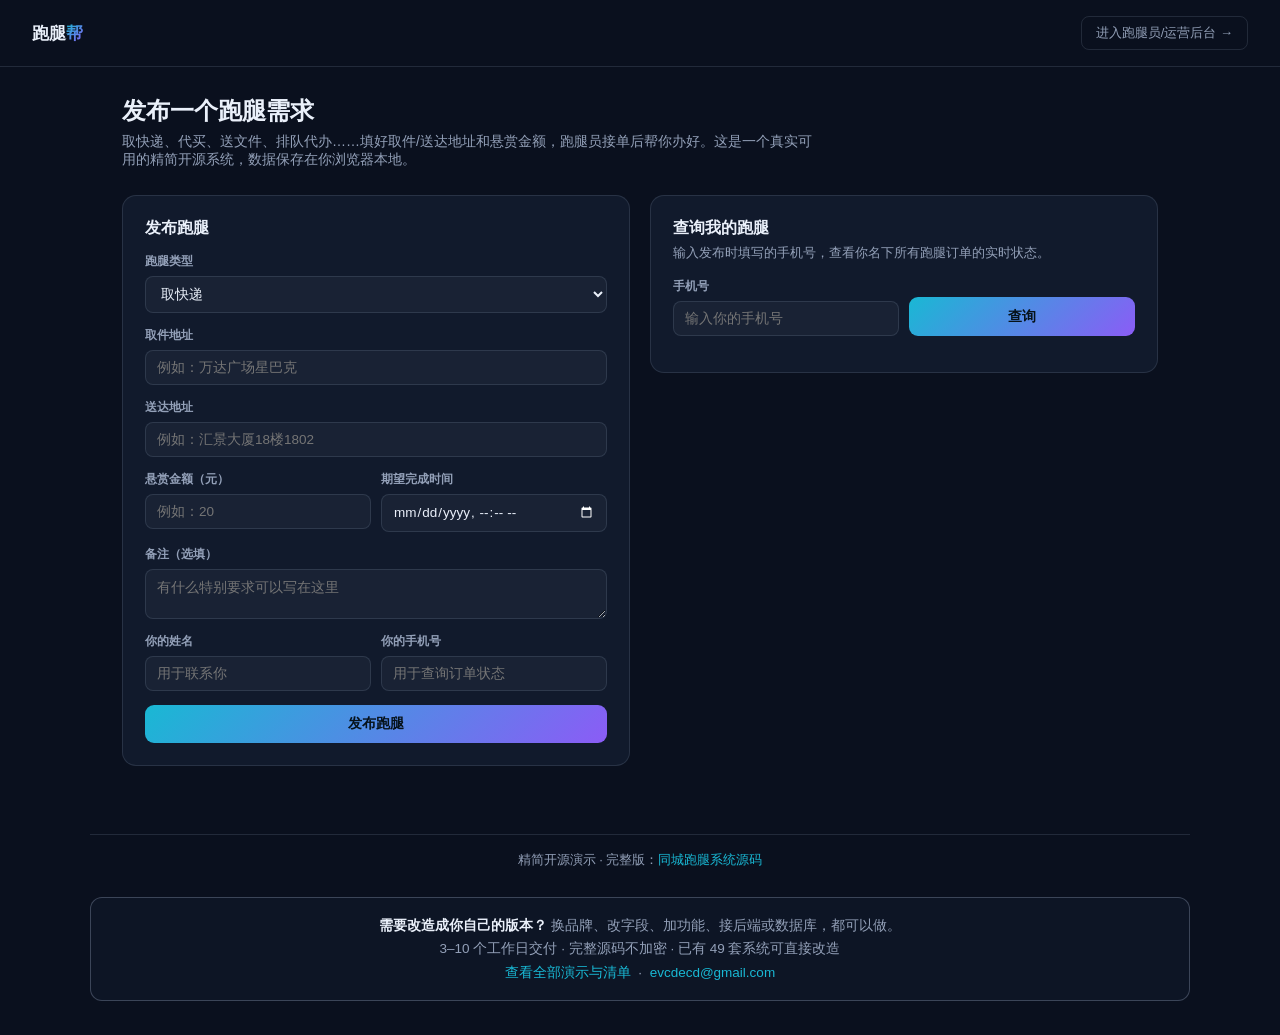
<file: index.html>
<!DOCTYPE html>
<html lang="zh-CN">
<head>
<meta charset="UTF-8">
<meta name="viewport" content="width=device-width, initial-scale=1.0">
<title>同城跑腿平台（精简开源版）</title>
<meta name="description" content="免费开源的同城跑腿系统精简版：发布跑腿订单（取快递/代买/送文件/排队代办）、按手机号查询订单状态，后台跑腿员接单派送与结算看板，真实增删改查功能，纯前端+localStorage实现，可作为学习或二次开发起点。">
<link rel="stylesheet" href="style.css">
</head>
<body>
  <header class="topbar">
    <div class="brand">跑腿<span class="accent">帮</span></div>
    <a href="admin.html" class="nav-link">进入跑腿员/运营后台 →</a>
  </header>

  <main class="container">
    <div class="page-head">
      <h1>发布一个跑腿需求</h1>
      <p>取快递、代买、送文件、排队代办……填好取件/送达地址和悬赏金额，跑腿员接单后帮你办好。这是一个真实可用的精简开源系统，数据保存在你浏览器本地。</p>
    </div>

    <div class="grid-2">
      <section class="panel">
        <h2>发布跑腿</h2>
        <div id="postMsg"></div>
        <form id="postForm" novalidate>
          <div class="field">
            <label>跑腿类型</label>
            <select id="typeInput" required>
              <option value="取快递">取快递</option>
              <option value="代买">代买</option>
              <option value="送文件">送文件</option>
              <option value="排队代办">排队代办</option>
              <option value="其他">其他</option>
            </select>
          </div>
          <div class="field">
            <label>取件地址</label>
            <input id="pickupInput" type="text" required placeholder="例如：万达广场星巴克">
          </div>
          <div class="field">
            <label>送达地址</label>
            <input id="dropoffInput" type="text" required placeholder="例如：汇景大厦18楼1802">
          </div>
          <div class="field-row">
            <div class="field">
              <label>悬赏金额（元）</label>
              <input id="rewardInput" type="number" min="1" step="1" required placeholder="例如：20">
            </div>
            <div class="field">
              <label>期望完成时间</label>
              <input id="deadlineInput" type="datetime-local" required>
            </div>
          </div>
          <div class="field">
            <label>备注（选填）</label>
            <textarea id="notesInput" rows="2" placeholder="有什么特别要求可以写在这里"></textarea>
          </div>
          <div class="field-row">
            <div class="field">
              <label>你的姓名</label>
              <input id="customerNameInput" type="text" required placeholder="用于联系你">
            </div>
            <div class="field">
              <label>你的手机号</label>
              <input id="customerPhoneInput" type="tel" required placeholder="用于查询订单状态">
            </div>
          </div>
          <button type="submit" class="btn btn-primary btn-block">发布跑腿</button>
        </form>
      </section>

      <section class="panel">
        <h2>查询我的跑腿</h2>
        <p class="sub">输入发布时填写的手机号，查看你名下所有跑腿订单的实时状态。</p>
        <div class="field-row" style="align-items:flex-end">
          <div class="field" style="margin-bottom:0">
            <label>手机号</label>
            <input id="lookupPhoneInput" type="tel" placeholder="输入你的手机号">
          </div>
          <button id="btnLookup" class="btn btn-primary" style="height:39px">查询</button>
        </div>
        <div id="lookupMsg"></div>
        <div id="myErrands" class="errand-list"></div>
      </section>
    </div>
  </main>

  <script src="data.js"></script>
  <script src="script.js"></script>

<footer style="margin:40px auto 16px;max-width:1100px;padding:16px 20px 0;border-top:1px solid var(--line,rgba(147,160,184,.18));text-align:center;color:var(--muted,#93A0B8);font-size:13px">精简开源演示 &middot; 完整版：<a href="https://inzyxuashop.com/paotui-yuanma.html" target="_blank" rel="noopener" style="color:var(--cyan,#19B8D4);text-decoration:none">同城跑腿系统源码</a></footer>

<!-- custom-delivery -->
<div style="max-width:1100px;margin:28px auto 34px;padding:16px 20px;border:1px solid rgba(147,160,184,.35);border-radius:12px;background:rgba(17,26,44,.55);font:13.5px/1.75 -apple-system,BlinkMacSystemFont,'Segoe UI','PingFang SC','Microsoft YaHei',sans-serif;color:#93a0b8;text-align:center">
  <strong style="color:#eaf0fa">需要改造成你自己的版本？</strong>
  换品牌、改字段、加功能、接后端或数据库，都可以做。<br>
  3–10 个工作日交付 · 完整源码不加密 · 已有 49 套系统可直接改造<br>
  <a href="https://inzyxuashop.com" style="color:#19b8d4;text-decoration:none">查看全部演示与清单</a>
  &nbsp;·&nbsp;
  <a href="mailto:evcdecd@gmail.com" style="color:#19b8d4;text-decoration:none">evcdecd@gmail.com</a>
</div>
</body>
</html>
</file>
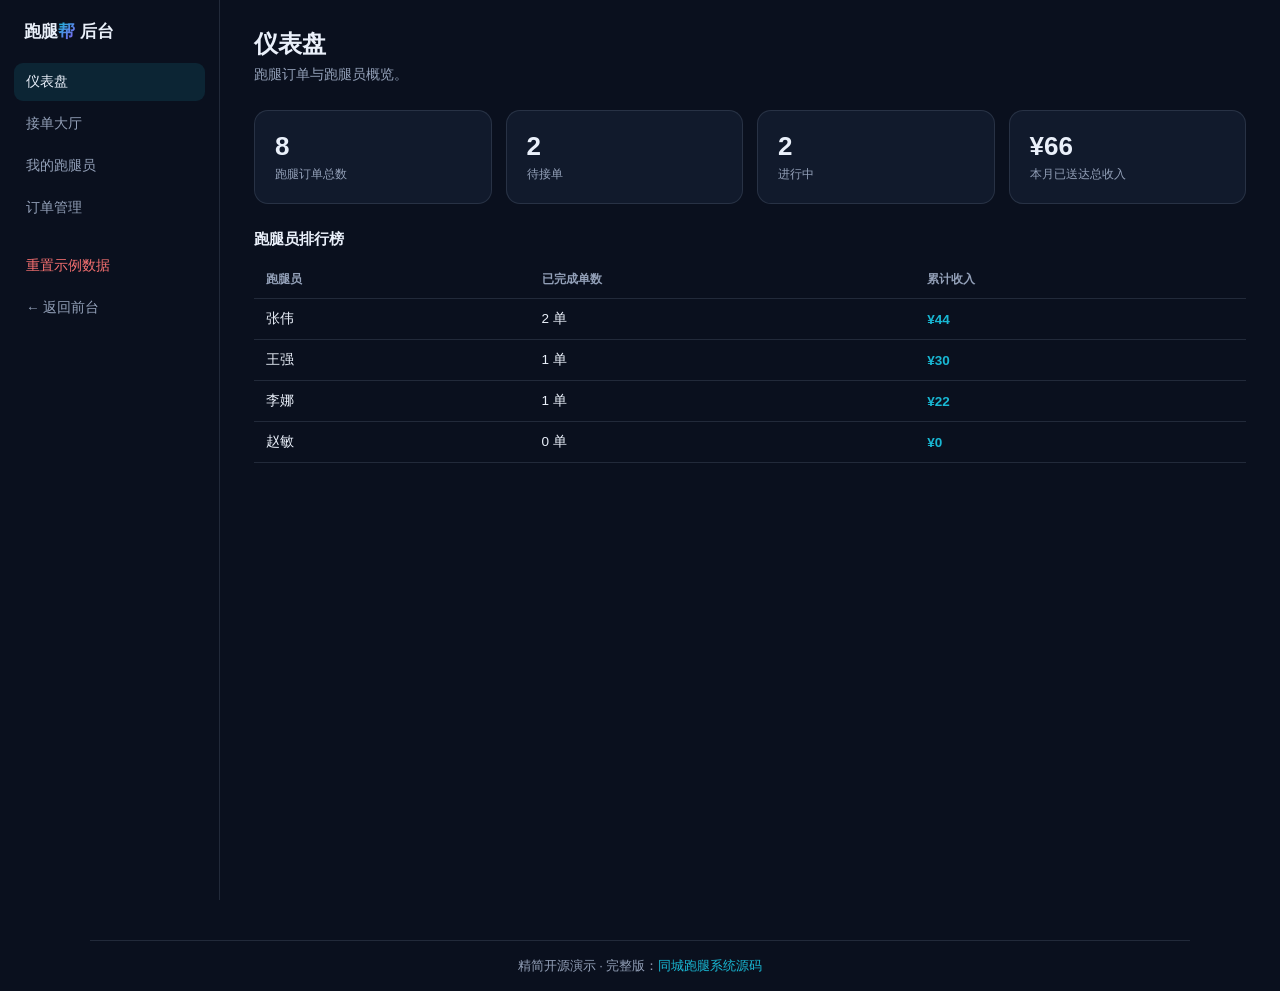
<file: admin.html>
<!DOCTYPE html>
<html lang="zh-CN">
<head>
<meta charset="UTF-8">
<meta name="viewport" content="width=device-width, initial-scale=1.0">
<title>运营后台 · 同城跑腿平台（精简开源版）</title>
<link rel="stylesheet" href="style.css">
</head>
<body>
  <div class="admin-layout">
    <aside class="sidebar">
      <div class="brand">跑腿<span class="accent">帮</span> 后台</div>
      <div class="side-link active" data-view="dashboard">仪表盘</div>
      <div class="side-link" data-view="hall">接单大厅</div>
      <div class="side-link" data-view="runners">我的跑腿员</div>
      <div class="side-link" data-view="orders">订单管理</div>
      <div class="side-link" id="btnResetData" style="margin-top:20px;color:var(--red)">重置示例数据</div>
      <a href="index.html" class="side-link">← 返回前台</a>
    </aside>

    <main class="admin-main">
      <section id="view-dashboard" class="admin-view active">
        <div class="page-head"><h1>仪表盘</h1><p>跑腿订单与跑腿员概览。</p></div>
        <div class="stat-grid" id="statGrid"></div>
        <h2 class="section-title">跑腿员排行榜</h2>
        <table>
          <thead><tr><th>跑腿员</th><th>已完成单数</th><th>累计收入</th></tr></thead>
          <tbody id="leaderboardBody"></tbody>
        </table>
      </section>

      <section id="view-hall" class="admin-view">
        <div class="page-head"><h1>接单大厅</h1><p>为待接单的跑腿需求指派跑腿员，或将进行中的订单标记为已送达。</p></div>
        <div id="hallMsg"></div>

        <h2 class="section-title">待接单</h2>
        <div id="openList" class="errand-list"></div>

        <h2 class="section-title" style="margin-top:30px">进行中</h2>
        <div id="acceptedList" class="errand-list"></div>
      </section>

      <section id="view-runners" class="admin-view">
        <div class="page-head"><h1>我的跑腿员</h1><p>管理跑腿员名单。</p></div>
        <div class="table-toolbar">
          <span></span>
          <button class="btn btn-primary btn-sm" id="btnAddRunner">+ 新增跑腿员</button>
        </div>
        <table>
          <thead><tr><th>姓名</th><th>手机号</th><th>已完成单数</th><th>累计收入</th><th>操作</th></tr></thead>
          <tbody id="runnersBody"></tbody>
        </table>
      </section>

      <section id="view-orders" class="admin-view">
        <div class="page-head"><h1>订单管理</h1><p>查看全部跑腿订单，按状态筛选。</p></div>
        <div class="table-toolbar">
          <div class="filter-row" id="orderFilters">
            <button class="filter-btn active" data-status="all">全部</button>
            <button class="filter-btn" data-status="open">待接单</button>
            <button class="filter-btn" data-status="accepted">进行中</button>
            <button class="filter-btn" data-status="delivered">已送达</button>
            <button class="filter-btn" data-status="cancelled">已取消</button>
          </div>
        </div>
        <table>
          <thead><tr><th>类型</th><th>取件地址</th><th>送达地址</th><th>悬赏</th><th>客户</th><th>跑腿员</th><th>状态</th></tr></thead>
          <tbody id="ordersBody"></tbody>
        </table>
      </section>
    </main>
  </div>

  <div class="modal-backdrop" id="runnerModalBackdrop">
    <div class="modal">
      <button class="modal-close" id="btnCloseRunnerModal">&times;</button>
      <h2 id="runnerModalTitle">新增跑腿员</h2>
      <div id="runnerModalMsg"></div>
      <form id="runnerForm" novalidate>
        <input type="hidden" id="runnerIdInput">
        <div class="field"><label>姓名</label><input id="runnerNameInput" type="text" required></div>
        <div class="field"><label>手机号</label><input id="runnerPhoneInput" type="tel" required></div>
        <button type="submit" class="btn btn-primary btn-block">保存</button>
      </form>
    </div>
  </div>

  <script src="data.js"></script>
  <script src="admin.js"></script>

<footer style="margin:40px auto 16px;max-width:1100px;padding:16px 20px 0;border-top:1px solid var(--line,rgba(147,160,184,.18));text-align:center;color:var(--muted,#93A0B8);font-size:13px">精简开源演示 &middot; 完整版：<a href="https://inzyxuashop.com/paotui-yuanma.html" target="_blank" rel="noopener" style="color:var(--cyan,#19B8D4);text-decoration:none">同城跑腿系统源码</a></footer>
</body>
</html>
</file>
<file: style.css>
:root{--ink:#0A101E;--surface:#111a2c;--surface2:#16223a;--line:rgba(147,160,184,.18);--muted:#93A0B8;--text:#EAF0FA;--cyan:#19B8D4;--violet:#8B5CF6;--green:#3ED598;--red:#F87171;--amber:#F59E0B;--radius:14px;color-scheme:dark}
*{box-sizing:border-box}
body{margin:0;background:var(--ink);color:var(--text);font-family:-apple-system,BlinkMacSystemFont,"Segoe UI","PingFang SC","Microsoft YaHei",sans-serif;min-height:100vh}
a{color:inherit;text-decoration:none}

.topbar{display:flex;align-items:center;justify-content:space-between;padding:16px 32px;border-bottom:1px solid var(--line)}
.brand{font-size:17px;font-weight:700}
.brand .accent{background:linear-gradient(135deg,var(--cyan),var(--violet));-webkit-background-clip:text;background-clip:text;color:transparent}
.nav-link{font-size:13px;color:var(--muted);border:1px solid var(--line);padding:7px 14px;border-radius:8px}
.nav-link:hover{border-color:var(--cyan);color:var(--text)}

.container{max-width:1100px;margin:0 auto;padding:28px 32px}
.page-head h1{font-size:24px;font-weight:700;margin:0 0 6px}
.page-head p{color:var(--muted);font-size:14px;margin:0 0 26px;max-width:700px}

.grid-2{display:grid;grid-template-columns:1fr 1fr;gap:20px;align-items:start}
.panel{background:var(--surface);border:1px solid var(--line);border-radius:var(--radius);padding:22px}
.panel h2{margin:0 0 14px;font-size:16px}
.panel .sub{color:var(--muted);font-size:12.5px;margin:-8px 0 16px}

.section-title{font-size:15px;font-weight:700;margin:0 0 12px}

.field{display:flex;flex-direction:column;gap:6px;margin-bottom:14px}
.field label{font-size:12px;color:var(--muted);font-weight:600}
.field input,.field select,.field textarea{background:rgba(147,160,184,.06);border:1px solid var(--line);border-radius:8px;padding:9px 11px;color:var(--text);font-family:inherit;font-size:13.5px;outline:none;width:100%}
.field input:focus,.field select:focus,.field textarea:focus{border-color:var(--cyan)}
.field-row{display:grid;grid-template-columns:1fr 1fr;gap:10px}

.btn{font-family:inherit;font-size:13.5px;font-weight:600;padding:10px 18px;border-radius:9px;border:1px solid var(--line);background:transparent;color:var(--text);cursor:pointer}
.btn:hover{border-color:var(--cyan)}
.btn-primary{background:linear-gradient(135deg,var(--cyan),var(--violet));border:none;color:#06121A}
.btn-block{width:100%}
.btn-sm{padding:5px 11px;font-size:12px}
.btn-danger{border-color:rgba(248,113,113,.4);color:var(--red)}

.msg{margin:0 0 14px;font-size:12.5px;padding:9px 12px;border-radius:8px}
.msg.error{background:rgba(248,113,113,.1);border:1px solid rgba(248,113,113,.3);color:var(--red)}
.msg.success{background:rgba(62,213,152,.1);border:1px solid rgba(62,213,152,.3);color:var(--green)}

/* errand cards (customer list + admin hall) */
.errand-list{display:flex;flex-direction:column;gap:12px;margin-top:14px}
.errand-card{background:rgba(147,160,184,.05);border:1px solid var(--line);border-radius:12px;padding:14px 16px}
.errand-card__top{display:flex;align-items:center;justify-content:space-between;margin-bottom:8px}
.errand-card__type{font-size:14px;font-weight:700}
.errand-card__addr{font-size:13px;color:var(--text);margin-bottom:4px;display:flex;gap:8px}
.errand-card__addr .from,.errand-card__addr .to{flex-shrink:0;font-size:11px;font-weight:700;color:#06121A;background:var(--cyan);border-radius:5px;padding:1px 6px;height:fit-content}
.errand-card__addr .to{background:var(--violet);color:#fff}
.errand-card__meta{font-size:12px;color:var(--muted);margin-top:4px}
.errand-card__actions{display:flex;gap:8px;align-items:center;margin-top:12px;flex-wrap:wrap}
.errand-card__actions select{background:rgba(147,160,184,.06);border:1px solid var(--line);border-radius:8px;padding:7px 9px;color:var(--text);font-family:inherit;font-size:12.5px}

.modal-backdrop{position:fixed;inset:0;background:rgba(4,8,16,.75);display:none;align-items:center;justify-content:center;padding:20px;z-index:50}
.modal-backdrop.show{display:flex}
.modal{background:var(--surface);border:1px solid var(--line);border-radius:18px;max-width:460px;width:100%;max-height:88vh;overflow:auto;padding:26px}
.modal h2{margin:0 0 6px;font-size:18px}
.modal .sub{color:var(--muted);font-size:12.5px;margin:0 0 18px}
.modal-close{float:right;background:none;border:none;color:var(--muted);font-size:20px;cursor:pointer}

/* admin */
.admin-layout{display:flex;min-height:100vh}
.sidebar{width:220px;flex-shrink:0;border-right:1px solid var(--line);padding:20px 14px}
.sidebar .brand{padding:0 10px 20px}
.side-link{display:block;padding:10px 12px;border-radius:9px;font-size:13.5px;color:var(--muted);margin-bottom:4px;cursor:pointer}
.side-link:hover{background:rgba(147,160,184,.06)}
.side-link.active{background:rgba(25,184,212,.12);color:var(--text)}
.admin-main{flex:1;padding:28px 34px;overflow:auto}
.admin-view{display:none}
.admin-view.active{display:block}

.stat-grid{display:grid;grid-template-columns:repeat(4,1fr);gap:14px;margin-bottom:26px}
.stat-card{background:var(--surface);border:1px solid var(--line);border-radius:var(--radius);padding:20px}
.stat-card .num{font-size:26px;font-weight:800}
.stat-card .label{font-size:12px;color:var(--muted);margin-top:4px}

table{width:100%;border-collapse:collapse;font-size:13.5px;margin-bottom:30px}
th{text-align:left;padding:10px 12px;color:var(--muted);font-weight:600;border-bottom:1px solid var(--line);font-size:12px}
td{padding:11px 12px;border-bottom:1px solid var(--line)}
.leaderboard-row td:nth-child(3){color:var(--cyan);font-weight:700}
.badge{display:inline-block;font-size:11px;font-weight:700;padding:3px 9px;border-radius:999px}
.badge.open{background:rgba(245,158,11,.14);color:var(--amber)}
.badge.accepted{background:rgba(25,184,212,.14);color:var(--cyan)}
.badge.delivered{background:rgba(62,213,152,.14);color:var(--green)}
.badge.cancelled{background:rgba(248,113,113,.14);color:var(--red)}
.table-actions{display:flex;gap:6px}
.table-toolbar{display:flex;justify-content:space-between;align-items:center;margin-bottom:16px}
.filter-row{display:flex;gap:6px;flex-wrap:wrap}
.filter-btn{font-size:12px;padding:6px 12px;border-radius:999px;border:1px solid var(--line);background:transparent;color:var(--muted);cursor:pointer}
.filter-btn.active{border-color:var(--cyan);color:var(--text)}

@media (max-width:820px){
  .admin-layout{flex-direction:column}
  .sidebar{width:100%;display:flex;overflow-x:auto;border-right:none;border-bottom:1px solid var(--line)}
  .stat-grid{grid-template-columns:repeat(2,1fr)}
  .grid-2{grid-template-columns:1fr}
}
</file>
